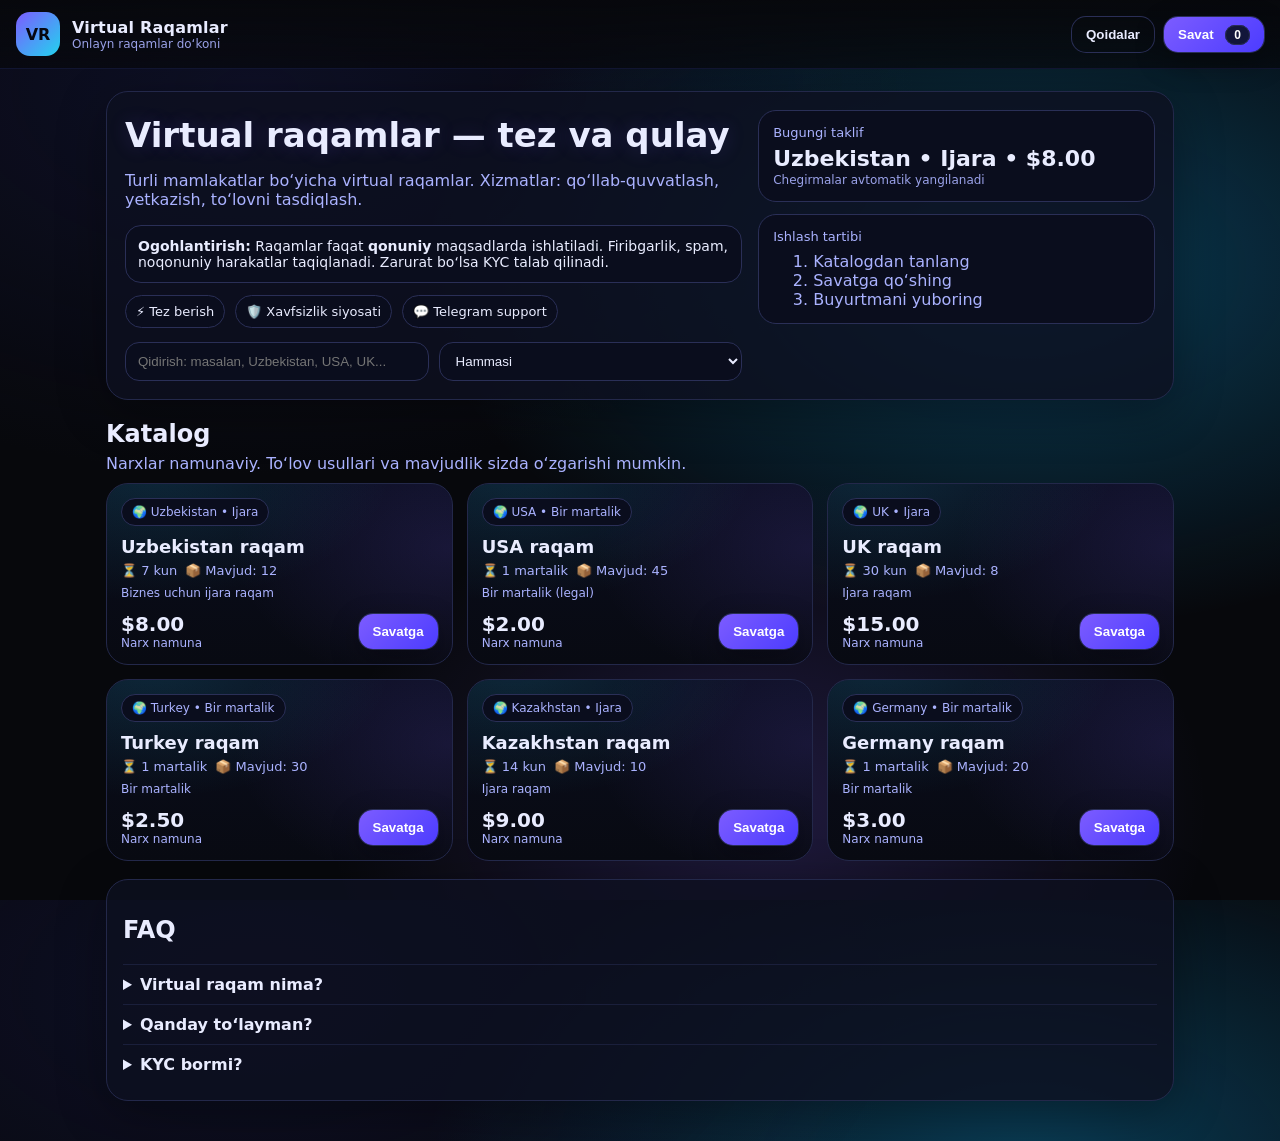
<file: index.html>
<!DOCTYPE html>
<html lang="uz">
<head>
  <meta charset="UTF-8" />
  <meta name="viewport" content="width=device-width, initial-scale=1.0"/>
  <title>Virtual Raqamlar — Sotuv</title>
  <link rel="stylesheet" href="style.css">
</head>
<body>
  <header class="topbar">
    <div class="brand">
      <div class="logo">VR</div>
      <div>
        <div class="title">Virtual Raqamlar</div>
        <div class="subtitle">Onlayn raqamlar do‘koni</div>
      </div>
    </div>

    <div class="actions">
      <button class="btn ghost" id="btnPolicy">Qoidalar</button>
      <button class="btn" id="btnCart">
        Savat <span class="badge" id="cartCount">0</span>
      </button>
    </div>
  </header>

  <main class="container">
    <section class="hero card">
      <div class="heroText">
        <h1>Virtual raqamlar — tez va qulay</h1>
        <p class="muted">
          Turli mamlakatlar bo‘yicha virtual raqamlar. Xizmatlar: qo‘llab-quvvatlash, yetkazish,
          to‘lovni tasdiqlash.
        </p>

        <div class="notice">
          <strong>Ogohlantirish:</strong> Raqamlar faqat <b>qonuniy</b> maqsadlarda ishlatiladi.
          Firibgarlik, spam, noqonuniy harakatlar taqiqlanadi. Zarurat bo‘lsa KYC talab qilinadi.
        </div>

        <div class="heroRow">
          <div class="pill">⚡ Tez berish</div>
          <div class="pill">🛡️ Xavfsizlik siyosati</div>
          <div class="pill">💬 Telegram support</div>
        </div>

        <div class="searchRow">
          <input id="search" class="input" placeholder="Qidirish: masalan, Uzbekistan, USA, UK..." />
          <select id="filterType" class="input">
            <option value="all">Hammasi</option>
            <option value="rent">Ijara</option>
            <option value="one">Bir martalik</option>
          </select>
        </div>
      </div>

      <div class="heroCard">
        <div class="miniCard">
          <div class="miniTitle">Bugungi taklif</div>
          <div class="miniValue" id="dealText">—</div>
          <div class="miniMuted">Chegirmalar avtomatik yangilanadi</div>
        </div>

        <div class="miniCard">
          <div class="miniTitle">Ishlash tartibi</div>
          <ol class="miniList">
            <li>Katalogdan tanlang</li>
            <li>Savatga qo‘shing</li>
            <li>Buyurtmani yuboring</li>
          </ol>
        </div>
      </div>
    </section>

    <section class="sectionHead">
      <h2>Katalog</h2>
      <p class="muted">Narxlar namunaviy. To‘lov usullari va mavjudlik sizda o‘zgarishi mumkin.</p>
    </section>

    <section class="grid" id="productGrid"></section>

    <section class="faq card">
      <h2>FAQ</h2>
      <details>
        <summary>Virtual raqam nima?</summary>
        <p class="muted">
          Bu internet orqali beriladigan telefon raqam xizmati. Qonuniy foydalanish uchun taqdim etiladi.
        </p>
      </details>
      <details>
        <summary>Qanday to‘layman?</summary>
        <p class="muted">Sayt buyurtma formasini yuboradi. Operator siz bilan bog‘lanib, to‘lovni kelishadi.</p>
      </details>
      <details>
        <summary>KYC bormi?</summary>
        <p class="muted">Ba’zi raqamlar yoki mamlakatlar bo‘yicha hujjat tekshiruvi talab qilinishi mumkin.</p>
      </details>
    </section>
  </main>

  <!-- CART MODAL -->
  <div class="modal" id="cartModal" aria-hidden="true">
    <div class="modalCard">
      <div class="modalHead">
        <h3>Savat</h3>
        <button class="iconBtn" id="closeCart">✕</button>
      </div>
      <div id="cartItems" class="cartItems"></div>

      <div class="cartFooter">
        <div class="total">
          Jami: <span id="cartTotal">$0</span>
        </div>
        <div class="cartBtns">
          <button class="btn ghost" id="clearCart">Tozalash</button>
          <button class="btn" id="checkout">Buyurtma berish</button>
        </div>
      </div>
    </div>
  </div>

  <!-- CHECKOUT MODAL -->
  <div class="modal" id="checkoutModal" aria-hidden="true">
    <div class="modalCard">
      <div class="modalHead">
        <h3>Buyurtma formasi</h3>
        <button class="iconBtn" id="closeCheckout">✕</button>
      </div>

      <form id="orderForm" class="form">
        <div class="row">
          <div>
            <label>Ism</label>
            <input class="input" name="name" required placeholder="Ismingiz">
          </div>
          <div>
            <label>Kontakt (Telegram / Email)</label>
            <input class="input" name="contact" required placeholder="@username yoki email">
          </div>
        </div>

        <div class="row">
          <div>
            <label>Foydalanish maqsadi</label>
            <select class="input" name="purpose" required>
              <option value="">Tanlang</option>
              <option value="business">Biznes/Support</option>
              <option value="testing">Test/Develop</option>
              <option value="other">Boshqa (qonuniy)</option>
            </select>
          </div>
          <div>
            <label>Izoh</label>
            <input class="input" name="note" placeholder="Qo‘shimcha ma’lumot">
          </div>
        </div>

        <div class="legal">
          <input type="checkbox" id="legalCheck" required>
          <label for="legalCheck">
            Men raqamlarni <b>qonuniy</b> maqsadlarda ishlatishga roziman va qoidalarni qabul qilaman.
          </label>
        </div>

        <div class="formActions">
          <button class="btn ghost" type="button" id="backToCart">Orqaga</button>
          <button class="btn" type="submit">Yuborish</button>
        </div>

        <p class="muted tiny" id="submitHint">
          Yuborgandan keyin ekranda “buyurtma matni” chiqadi — uni Telegram/Email orqali sotuvchiga yuborasiz.
        </p>
      </form>
    </div>
  </div>

  <!-- POLICY MODAL -->
  <div class="modal" id="policyModal" aria-hidden="true">
    <div class="modalCard">
      <div class="modalHead">
        <h3>Qoidalar</h3>
        <button class="iconBtn" id="closePolicy">✕</button>
      </div>
      <div class="policy">
        <ul>
          <li>Raqamlar faqat qonuniy va halol maqsadlarda ishlatiladi.</li>
          <li>Spam, firibgarlik, ruxsatsiz kirish, aldov maqsadlari taqiqlanadi.</li>
          <li>Zarur bo‘lsa KYC (shaxsni tasdiqlash) talab qilinishi mumkin.</li>
          <li>Narx/mavjudlik vaqt bo‘yicha o‘zgarishi mumkin.</li>
        </ul>
      </div>
      <button class="btn" id="okPolicy">Tushunarli</button>
    </div>
  </div>

  <!-- RESULT -->
  <div class="toast" id="toast" hidden></div>

  <script src="script.js"></script>
</body>
</html>
</file>
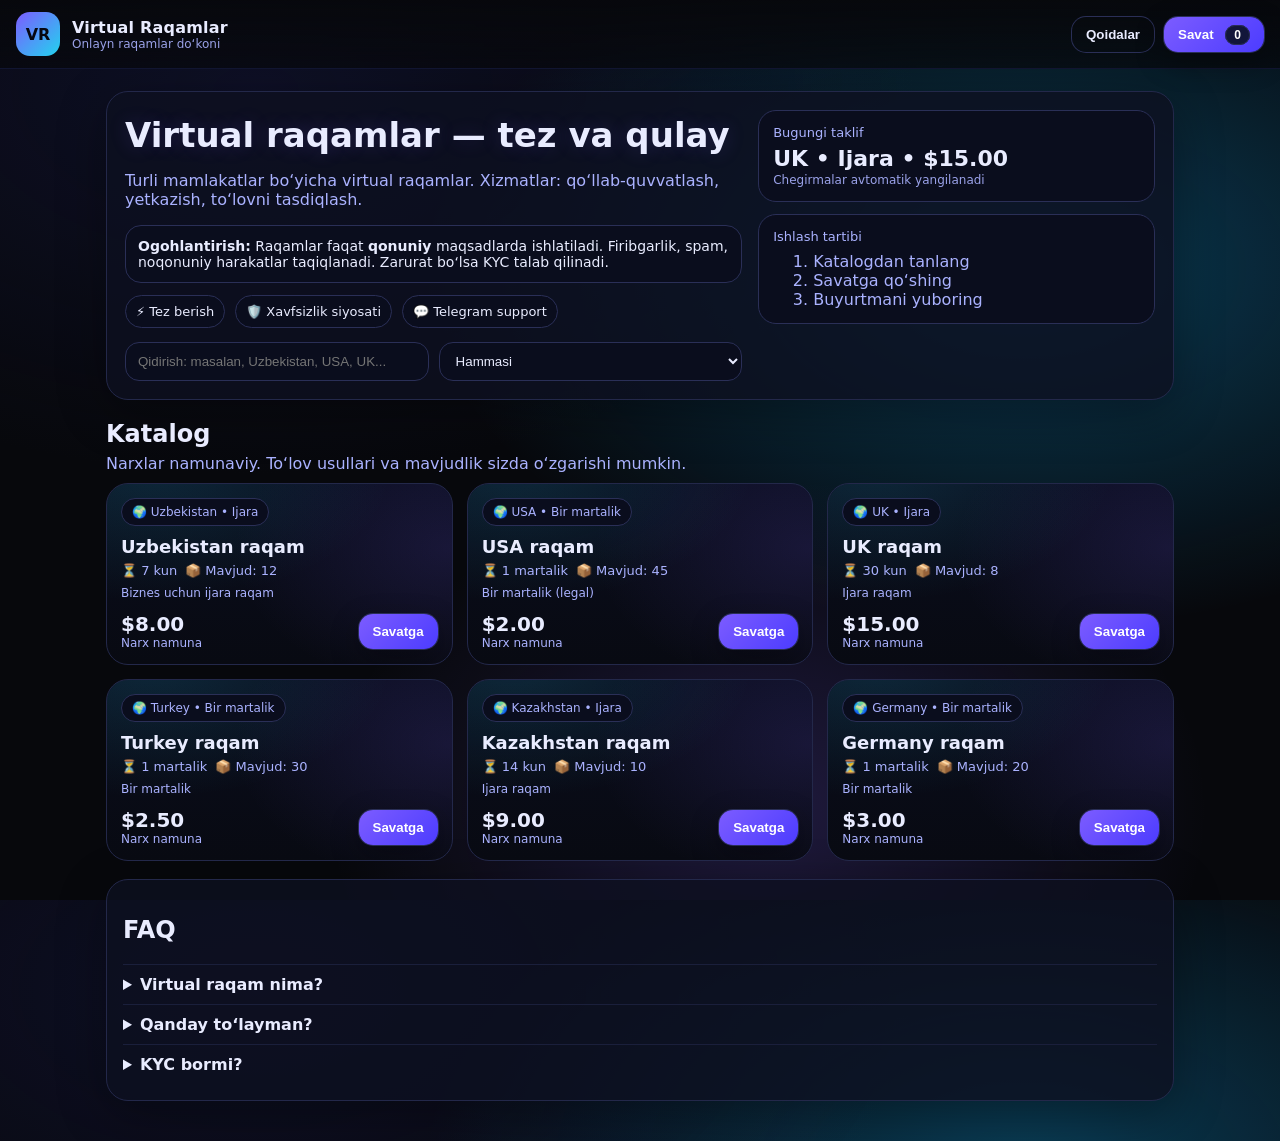
<file: indev.html>
<!DOCTYPE html>
<html lang="uz">
<head>
  <meta charset="UTF-8" />
  <meta name="viewport" content="width=device-width, initial-scale=1.0"/>
  <title>Virtual Raqamlar — Sotuv</title>
  <link rel="stylesheet" href="style.css">
</head>
<body>
  <header class="topbar">
    <div class="brand">
      <div class="logo">VR</div>
      <div>
        <div class="title">Virtual Raqamlar</div>
        <div class="subtitle">Onlayn raqamlar do‘koni</div>
      </div>
    </div>

    <div class="actions">
      <button class="btn ghost" id="btnPolicy">Qoidalar</button>
      <button class="btn" id="btnCart">
        Savat <span class="badge" id="cartCount">0</span>
      </button>
    </div>
  </header>

  <main class="container">
    <section class="hero card">
      <div class="heroText">
        <h1>Virtual raqamlar — tez va qulay</h1>
        <p class="muted">
          Turli mamlakatlar bo‘yicha virtual raqamlar. Xizmatlar: qo‘llab-quvvatlash, yetkazish,
          to‘lovni tasdiqlash.
        </p>

        <div class="notice">
          <strong>Ogohlantirish:</strong> Raqamlar faqat <b>qonuniy</b> maqsadlarda ishlatiladi.
          Firibgarlik, spam, noqonuniy harakatlar taqiqlanadi. Zarurat bo‘lsa KYC talab qilinadi.
        </div>

        <div class="heroRow">
          <div class="pill">⚡ Tez berish</div>
          <div class="pill">🛡️ Xavfsizlik siyosati</div>
          <div class="pill">💬 Telegram support</div>
        </div>

        <div class="searchRow">
          <input id="search" class="input" placeholder="Qidirish: masalan, Uzbekistan, USA, UK..." />
          <select id="filterType" class="input">
            <option value="all">Hammasi</option>
            <option value="rent">Ijara</option>
            <option value="one">Bir martalik</option>
          </select>
        </div>
      </div>

      <div class="heroCard">
        <div class="miniCard">
          <div class="miniTitle">Bugungi taklif</div>
          <div class="miniValue" id="dealText">—</div>
          <div class="miniMuted">Chegirmalar avtomatik yangilanadi</div>
        </div>

        <div class="miniCard">
          <div class="miniTitle">Ishlash tartibi</div>
          <ol class="miniList">
            <li>Katalogdan tanlang</li>
            <li>Savatga qo‘shing</li>
            <li>Buyurtmani yuboring</li>
          </ol>
        </div>
      </div>
    </section>

    <section class="sectionHead">
      <h2>Katalog</h2>
      <p class="muted">Narxlar namunaviy. To‘lov usullari va mavjudlik sizda o‘zgarishi mumkin.</p>
    </section>

    <section class="grid" id="productGrid"></section>

    <section class="faq card">
      <h2>FAQ</h2>
      <details>
        <summary>Virtual raqam nima?</summary>
        <p class="muted">
          Bu internet orqali beriladigan telefon raqam xizmati. Qonuniy foydalanish uchun taqdim etiladi.
        </p>
      </details>
      <details>
        <summary>Qanday to‘layman?</summary>
        <p class="muted">Sayt buyurtma formasini yuboradi. Operator siz bilan bog‘lanib, to‘lovni kelishadi.</p>
      </details>
      <details>
        <summary>KYC bormi?</summary>
        <p class="muted">Ba’zi raqamlar yoki mamlakatlar bo‘yicha hujjat tekshiruvi talab qilinishi mumkin.</p>
      </details>
    </section>
  </main>

  <!-- CART MODAL -->
  <div class="modal" id="cartModal" aria-hidden="true">
    <div class="modalCard">
      <div class="modalHead">
        <h3>Savat</h3>
        <button class="iconBtn" id="closeCart">✕</button>
      </div>
      <div id="cartItems" class="cartItems"></div>

      <div class="cartFooter">
        <div class="total">
          Jami: <span id="cartTotal">$0</span>
        </div>
        <div class="cartBtns">
          <button class="btn ghost" id="clearCart">Tozalash</button>
          <button class="btn" id="checkout">Buyurtma berish</button>
        </div>
      </div>
    </div>
  </div>

  <!-- CHECKOUT MODAL -->
  <div class="modal" id="checkoutModal" aria-hidden="true">
    <div class="modalCard">
      <div class="modalHead">
        <h3>Buyurtma formasi</h3>
        <button class="iconBtn" id="closeCheckout">✕</button>
      </div>

      <form id="orderForm" class="form">
        <div class="row">
          <div>
            <label>Ism</label>
            <input class="input" name="name" required placeholder="Ismingiz">
          </div>
          <div>
            <label>Kontakt (Telegram / Email)</label>
            <input class="input" name="contact" required placeholder="@username yoki email">
          </div>
        </div>

        <div class="row">
          <div>
            <label>Foydalanish maqsadi</label>
            <select class="input" name="purpose" required>
              <option value="">Tanlang</option>
              <option value="business">Biznes/Support</option>
              <option value="testing">Test/Develop</option>
              <option value="other">Boshqa (qonuniy)</option>
            </select>
          </div>
          <div>
            <label>Izoh</label>
            <input class="input" name="note" placeholder="Qo‘shimcha ma’lumot">
          </div>
        </div>

        <div class="legal">
          <input type="checkbox" id="legalCheck" required>
          <label for="legalCheck">
            Men raqamlarni <b>qonuniy</b> maqsadlarda ishlatishga roziman va qoidalarni qabul qilaman.
          </label>
        </div>

        <div class="formActions">
          <button class="btn ghost" type="button" id="backToCart">Orqaga</button>
          <button class="btn" type="submit">Yuborish</button>
        </div>

        <p class="muted tiny" id="submitHint">
          Yuborgandan keyin ekranda “buyurtma matni” chiqadi — uni Telegram/Email orqali sotuvchiga yuborasiz.
        </p>
      </form>
    </div>
  </div>

  <!-- POLICY MODAL -->
  <div class="modal" id="policyModal" aria-hidden="true">
    <div class="modalCard">
      <div class="modalHead">
        <h3>Qoidalar</h3>
        <button class="iconBtn" id="closePolicy">✕</button>
      </div>
      <div class="policy">
        <ul>
          <li>Raqamlar faqat qonuniy va halol maqsadlarda ishlatiladi.</li>
          <li>Spam, firibgarlik, ruxsatsiz kirish, aldov maqsadlari taqiqlanadi.</li>
          <li>Zarur bo‘lsa KYC (shaxsni tasdiqlash) talab qilinishi mumkin.</li>
          <li>Narx/mavjudlik vaqt bo‘yicha o‘zgarishi mumkin.</li>
        </ul>
      </div>
      <button class="btn" id="okPolicy">Tushunarli</button>
    </div>
  </div>

  <!-- RESULT -->
  <div class="toast" id="toast" hidden></div>

  <script src="script.js"></script>
</body>
</html>
</file>
<file: style.css>
:root{
  --bg:#07080c;
  --card:#0d1020cc;
  --stroke:#23284a;
  --text:#e9ecff;
  --muted:#aab2ff;
  --neon:#7c5cff;
  --neon2:#22d3ee;
  --danger:#ff4d6d;
  --ok:#2dd4bf;
}

*{ box-sizing:border-box; }
html,body{ height:100%; }
body{
  margin:0;
  font-family: system-ui, -apple-system, Segoe UI, Roboto, Arial, sans-serif;
  background:
    radial-gradient(1200px 700px at 20% 10%, #1b1f5a55, transparent 55%),
    radial-gradient(1000px 600px at 80% 30%, #0ea5e955, transparent 60%),
    radial-gradient(800px 600px at 60% 90%, #7c5cff33, transparent 55%),
    var(--bg);
  color:var(--text);
}

.container{ max-width:1100px; margin: 22px auto; padding: 0 16px 40px; }

.topbar{
  position: sticky; top:0;
  backdrop-filter: blur(10px);
  background: linear-gradient(180deg, #07080cf2, #07080caa);
  border-bottom: 1px solid #111531;
  display:flex; align-items:center; justify-content:space-between;
  padding: 12px 16px;
  z-index: 10;
}

.brand{ display:flex; gap:12px; align-items:center; }
.logo{
  width:44px; height:44px; border-radius:14px;
  display:grid; place-items:center;
  background: linear-gradient(135deg, var(--neon), var(--neon2));
  color:#060711; font-weight:900;
}
.title{ font-weight:800; letter-spacing:.2px; }
.subtitle{ font-size:12px; color:var(--muted); opacity:.9; }

.actions{ display:flex; gap:10px; align-items:center; }

.btn{
  border:none; cursor:pointer;
  padding: 10px 14px;
  border-radius: 14px;
  background: linear-gradient(135deg, var(--neon), #4c3cff);
  color: white; font-weight:700;
  box-shadow: 0 0 0 1px #2a2f57, 0 10px 30px #00000055;
}
.btn:hover{ filter: brightness(1.05); }
.btn.ghost{
  background: transparent;
  box-shadow: 0 0 0 1px #2a2f57;
  color: var(--text);
}

.badge{
  margin-left:8px;
  padding: 2px 8px;
  border-radius: 999px;
  background: #12163b;
  border:1px solid #2a2f57;
  font-size:12px;
}

.card{
  background: var(--card);
  border: 1px solid var(--stroke);
  border-radius: 22px;
  box-shadow: 0 12px 50px #00000055;
}

.hero{
  padding: 18px;
  display:grid;
  grid-template-columns: 1.4fr .9fr;
  gap: 16px;
}

.hero h1{
  margin: 6px 0 8px;
  font-size: 34px;
  line-height: 1.15;
  text-shadow: 0 0 20px #7c5cff33;
}

.muted{ color: var(--muted); }
.notice{
  margin-top:12px;
  padding: 12px 12px;
  border-radius: 16px;
  border:1px solid #2a2f57;
  background: #0a0d1d;
  font-size: 14px;
}

.heroRow{ display:flex; flex-wrap:wrap; gap:10px; margin-top: 12px; }
.pill{
  padding: 8px 10px;
  border-radius: 999px;
  border: 1px solid #2a2f57;
  background: #0a0d1d;
  color: var(--text);
  font-size: 13px;
}

.searchRow{ display:flex; gap:10px; margin-top: 14px; }
.input{
  width:100%;
  padding: 10px 12px;
  border-radius: 14px;
  border: 1px solid #2a2f57;
  background: #0a0d1d;
  color: var(--text);
  outline:none;
}
.input:focus{ box-shadow: 0 0 0 3px #7c5cff22; border-color:#5b49ff; }

.heroCard{ display:flex; flex-direction:column; gap: 12px; }
.miniCard{
  padding: 14px;
  border-radius: 18px;
  border: 1px solid #2a2f57;
  background: #0a0d1d;
}
.miniTitle{ color: var(--muted); font-size: 13px; }
.miniValue{ font-size: 22px; font-weight: 900; margin: 6px 0 2px; }
.miniMuted{ color: var(--muted); font-size: 12px; opacity:.9; }
.miniList{ margin: 8px 0 0; color: var(--muted); }

.sectionHead{ margin: 20px 0 10px; }
.sectionHead h2{ margin: 0; }
.sectionHead p{ margin: 6px 0 0; }

.grid{
  display:grid;
  grid-template-columns: repeat(3, 1fr);
  gap: 14px;
}

.product{
  padding: 14px;
  border-radius: 22px;
  border: 1px solid var(--stroke);
  background: linear-gradient(180deg, #0a0d1d, #080a12);
  position: relative;
  overflow:hidden;
}
.product:before{
  content:"";
  position:absolute; inset:-40px;
  background: radial-gradient(400px 220px at 20% 10%, #22d3ee22, transparent 60%),
              radial-gradient(360px 240px at 90% 40%, #7c5cff22, transparent 60%);
  pointer-events:none;
}
.product > *{ position:relative; }
.tag{
  display:inline-flex; align-items:center; gap:6px;
  font-size: 12px;
  padding: 6px 10px;
  border-radius: 999px;
  border: 1px solid #2a2f57;
  color: var(--muted);
  background: #0a0d1d;
}
.pName{ font-size: 18px; font-weight: 900; margin: 10px 0 6px; }
.pMeta{ display:flex; gap:8px; flex-wrap:wrap; color: var(--muted); font-size: 13px; }
.priceRow{ display:flex; align-items:center; justify-content:space-between; margin-top: 12px; }
.price{ font-size: 20px; font-weight: 900; }
.small{ font-size: 12px; color: var(--muted); }

.faq{ margin-top: 18px; padding: 16px; }
details{
  padding: 10px 0;
  border-top: 1px solid #1a1f3b;
}
details:first-child{ border-top: none; }
summary{ cursor:pointer; font-weight: 800; }

.modal{
  position: fixed;
  inset: 0;
  display:none;
  background: #00000088;
  backdrop-filter: blur(6px);
  padding: 16px;
  z-index: 30;
}
.modal.show{ display:grid; place-items:center; }

.modalCard{
  width: min(720px, 100%);
  background: #070a14;
  border: 1px solid #2a2f57;
  border-radius: 22px;
  box-shadow: 0 20px 70px #00000088;
  padding: 14px;
}
.modalHead{
  display:flex; align-items:center; justify-content:space-between;
  border-bottom: 1px solid #1a1f3b;
  padding-bottom: 10px;
  margin-bottom: 10px;
}
.iconBtn{
  border:none; cursor:pointer;
  background: transparent;
  color: var(--text);
  font-size: 20px;
  padding: 6px 10px;
  border-radius: 12px;
}
.iconBtn:hover{ background: #0a0d1d; }

.cartItems{ display:flex; flex-direction:column; gap:10px; max-height: 44vh; overflow:auto; padding-right: 6px; }
.cartItem{
  display:flex; gap:10px; align-items:center; justify-content:space-between;
  border: 1px solid #1a1f3b;
  border-radius: 18px;
  padding: 10px 12px;
  background: #0a0d1d;
}
.cartLeft{ display:flex; flex-direction:column; gap:4px; }
.cartTitle{ font-weight: 900; }
.cartSub{ color: var(--muted); font-size: 12px; }
.cartRight{ display:flex; gap:10px; align-items:center; }
.qtyBtn{
  border: 1px solid #2a2f57;
  background: transparent;
  color: var(--text);
  width: 34px; height: 34px;
  border-radius: 12px;
  cursor:pointer;
}
.qtyBtn:hover{ background:#0f1430; }

.cartFooter{
  margin-top: 12px;
  display:flex; align-items:center; justify-content:space-between;
  gap: 10px;
}
.total{ font-weight: 900; font-size: 18px; }
.cartBtns{ display:flex; gap:10px; }

.form{ display:flex; flex-direction:column; gap: 12px; }
.row{ display:grid; grid-template-columns: 1fr 1fr; gap: 10px; }
label{ display:block; margin-bottom: 6px; color: var(--muted); font-size: 12px; }
.legal{ display:flex; gap:10px; align-items:flex-start; font-size: 13px; color: var(--muted); }
.formActions{ display:flex; justify-content:flex-end; gap:10px; }
.tiny{ font-size: 12px; }

.policy ul{ margin: 8px 0 12px 20px; color: var(--muted); }

.toast{
  position: fixed;
  left: 50%;
  bottom: 16px;
  transform: translateX(-50%);
  background: #0a0d1d;
  border: 1px solid #2a2f57;
  color: var(--text);
  border-radius: 16px;
  padding: 10px 12px;
  max-width: min(820px, 92vw);
  box-shadow: 0 18px 60px #00000088;
  z-index: 50;
  white-space: pre-wrap;
}

@media (max-width: 920px){
  .hero{ grid-template-columns: 1fr; }
  .grid{ grid-template-columns: repeat(2, 1fr); }
}
@media (max-width: 560px){
  .grid{ grid-template-columns: 1fr; }
  .row{ grid-template-columns: 1fr; }
  .searchRow{ flex-direction: column; }
}
</file>
